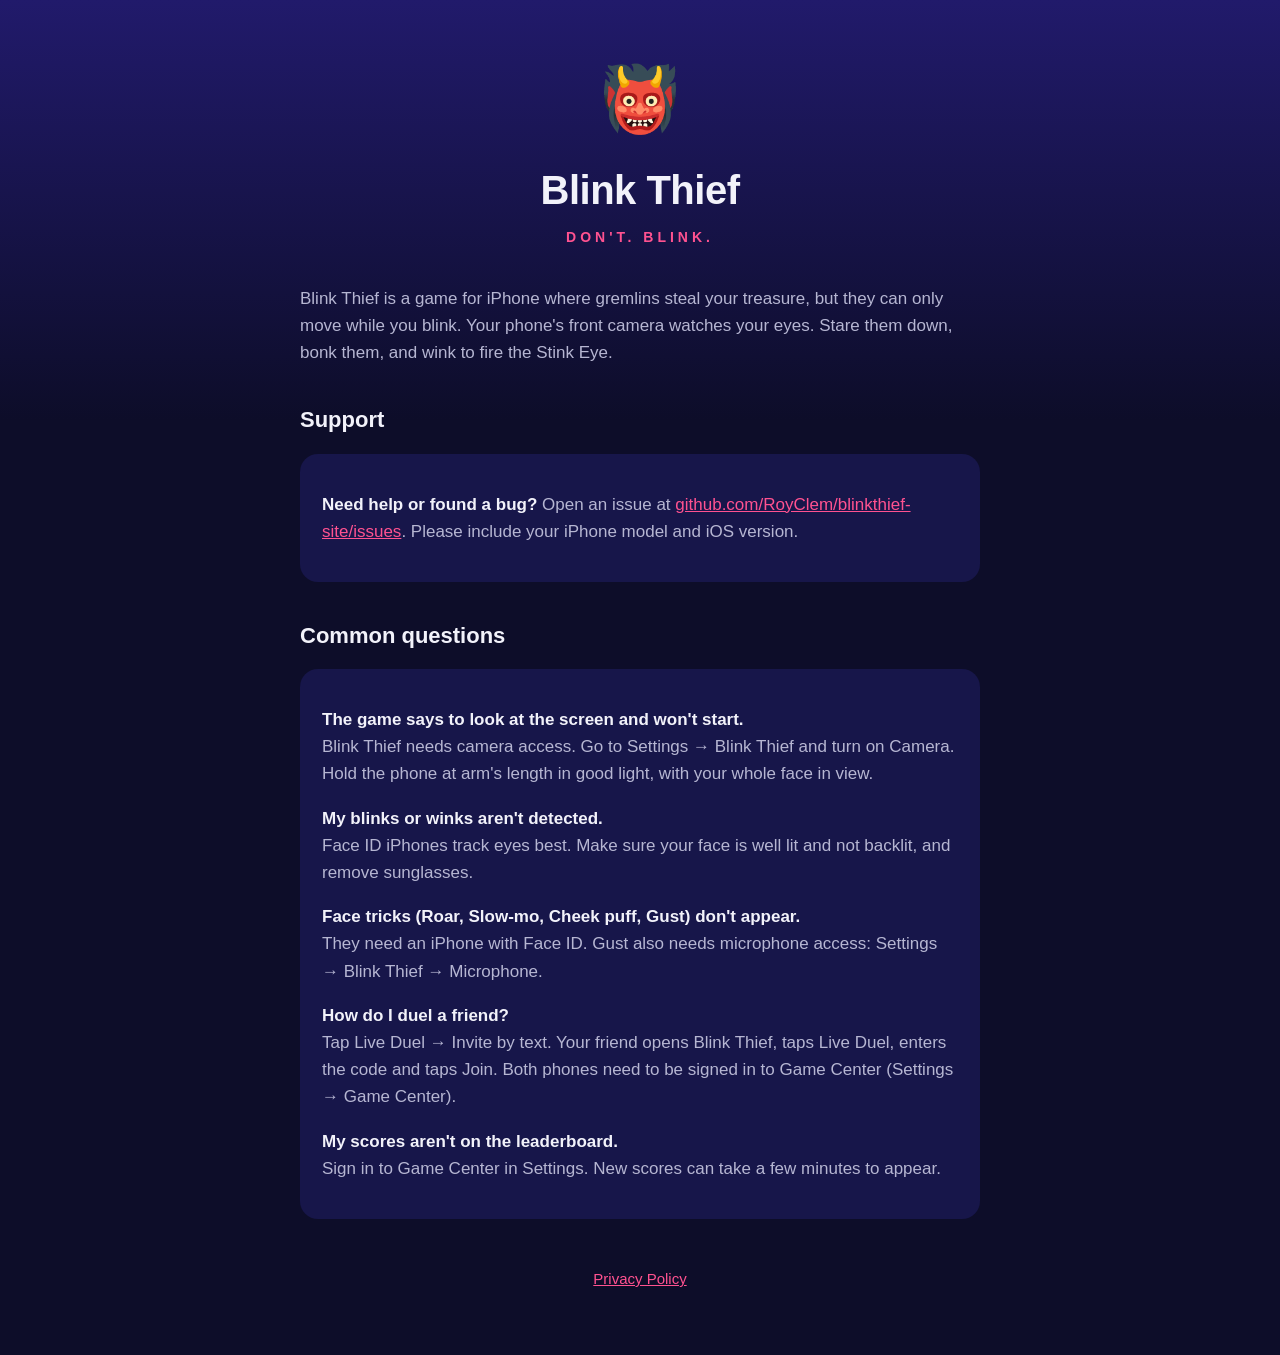
<file: index.html>
<!doctype html>
<html lang="en">
<head>
<meta charset="utf-8">
<meta name="viewport" content="width=device-width, initial-scale=1">
<title>Blink Thief – Support</title>
<link rel="stylesheet" href="style.css">
</head>
<body>
<main>
<header>
  <div class="logo">👹</div>
  <h1>Blink Thief</h1>
  <div class="tag">DON'T. BLINK.</div>
</header>

<p>Blink Thief is a game for iPhone where gremlins steal your treasure, but they can only move while you blink.
Your phone's front camera watches your eyes. Stare them down, bonk them, and wink to fire the Stink Eye.</p>

<h2>Support</h2>
<div class="card">
  <p><strong>Need help or found a bug?</strong> Open an issue at
  <a href="https://github.com/RoyClem/blinkthief-site/issues">github.com/RoyClem/blinkthief-site/issues</a>.
  Please include your iPhone model and iOS version.</p>
</div>

<h2>Common questions</h2>
<div class="card">
  <p><strong>The game says to look at the screen and won't start.</strong><br>
  Blink Thief needs camera access. Go to Settings → Blink Thief and turn on Camera. Hold the phone at arm's length in good light, with your whole face in view.</p>
  <p><strong>My blinks or winks aren't detected.</strong><br>
  Face ID iPhones track eyes best. Make sure your face is well lit and not backlit, and remove sunglasses.</p>
  <p><strong>Face tricks (Roar, Slow-mo, Cheek puff, Gust) don't appear.</strong><br>
  They need an iPhone with Face ID. Gust also needs microphone access: Settings → Blink Thief → Microphone.</p>
  <p><strong>How do I duel a friend?</strong><br>
  Tap Live Duel → Invite by text. Your friend opens Blink Thief, taps Live Duel, enters the code and taps Join. Both phones need to be signed in to Game Center (Settings → Game Center).</p>
  <p><strong>My scores aren't on the leaderboard.</strong><br>
  Sign in to Game Center in Settings. New scores can take a few minutes to appear.</p>
</div>

<nav><a href="privacy.html">Privacy Policy</a></nav>
</main>
</body>
</html>
</file>
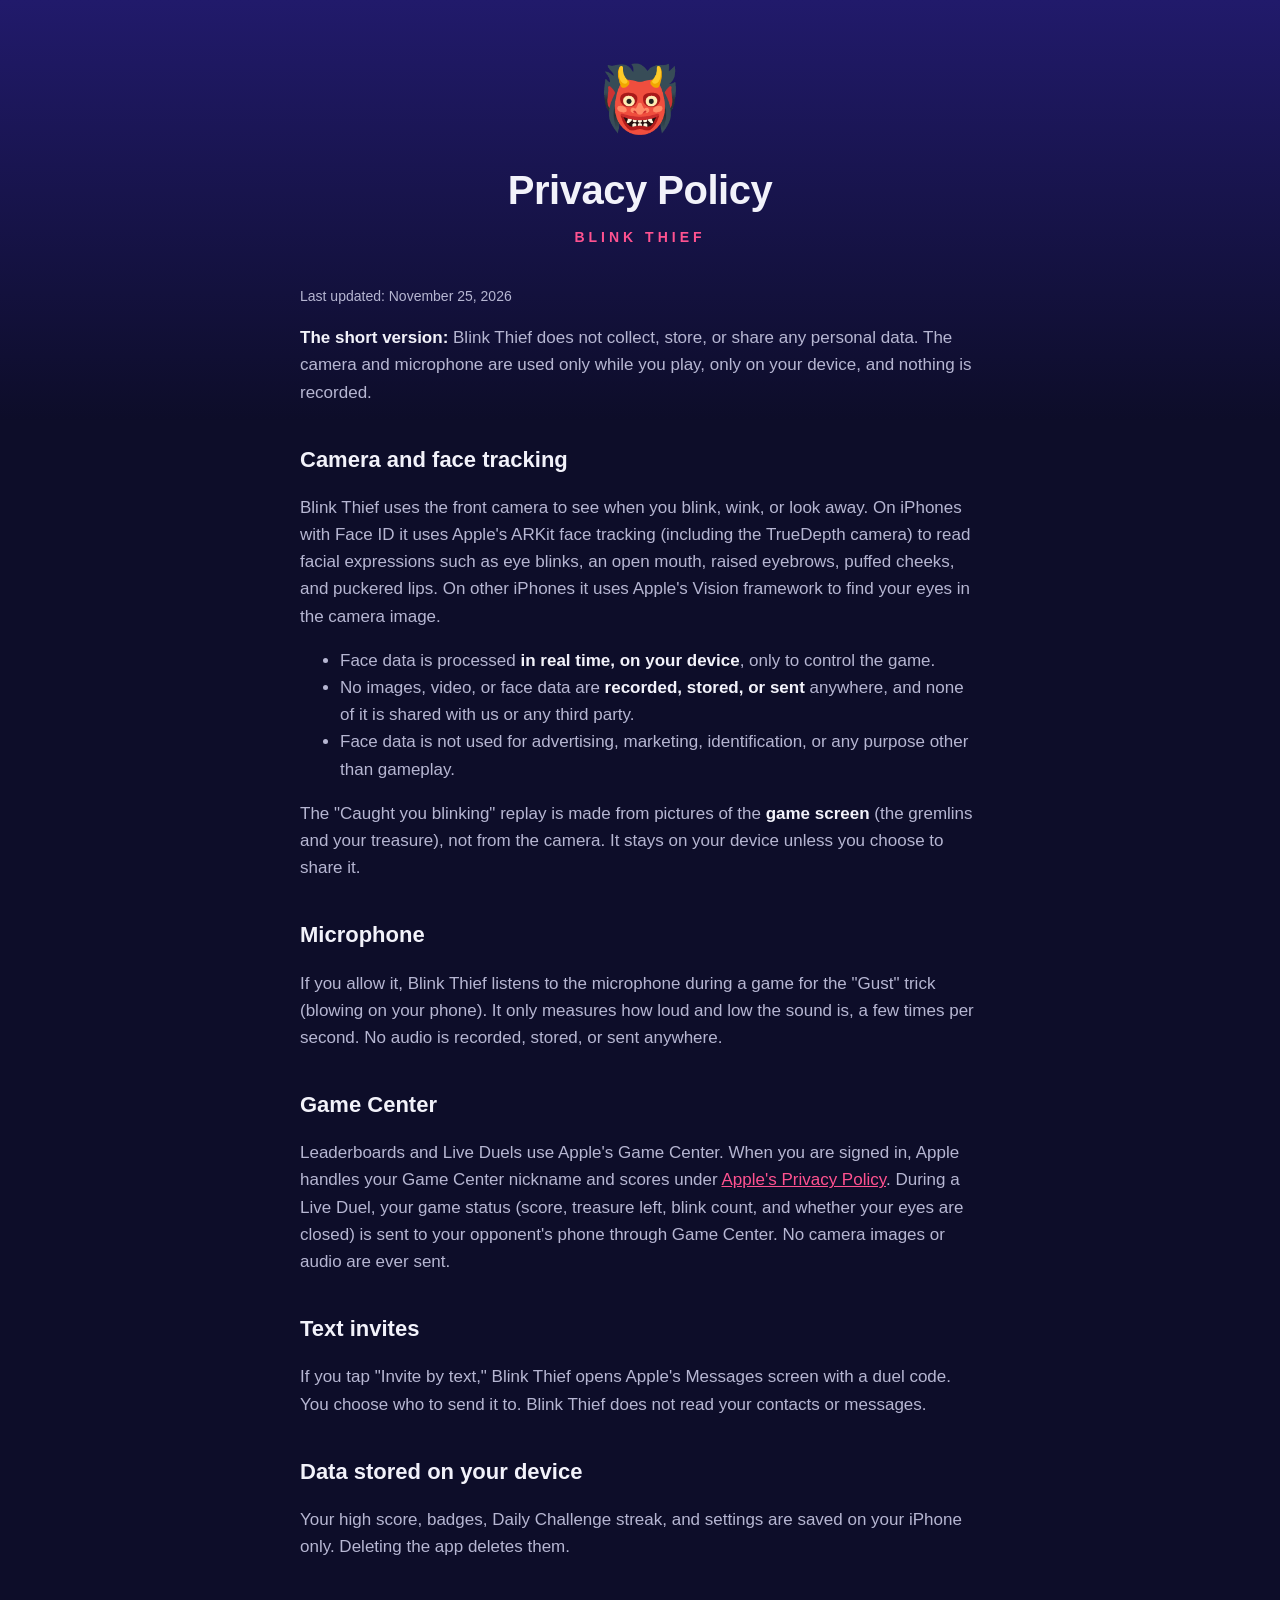
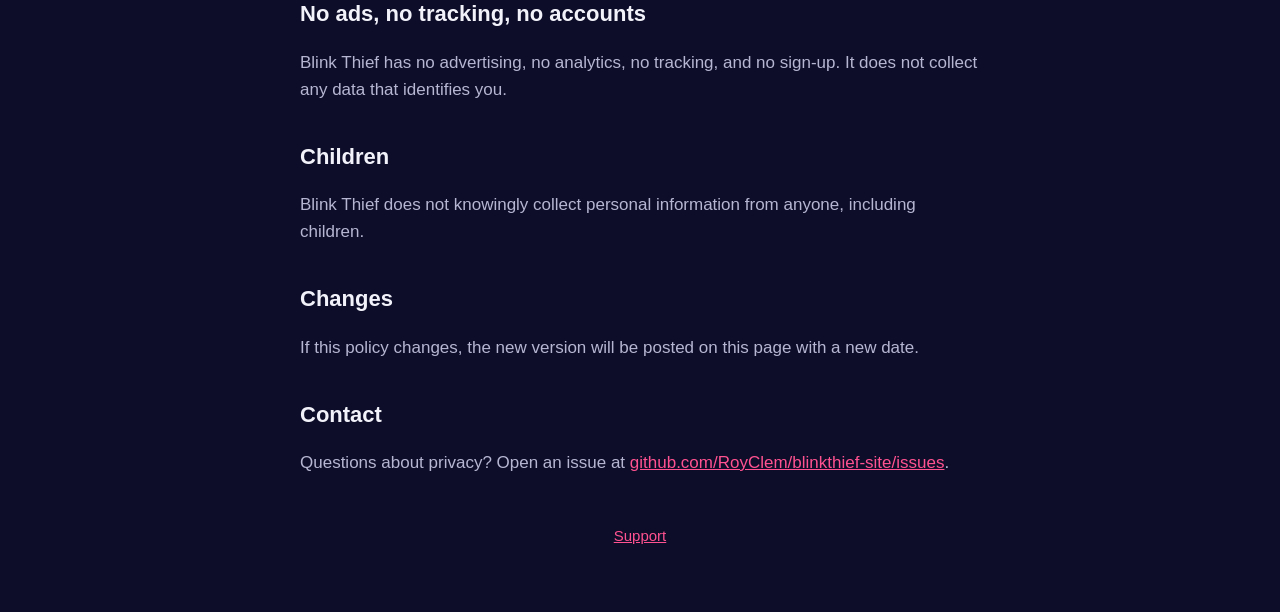
<file: privacy.html>
<!doctype html>
<html lang="en">
<head>
<meta charset="utf-8">
<meta name="viewport" content="width=device-width, initial-scale=1">
<title>Blink Thief – Privacy Policy</title>
<link rel="stylesheet" href="style.css">
</head>
<body>
<main>
<header>
  <div class="logo">👹</div>
  <h1>Privacy Policy</h1>
  <div class="tag">BLINK THIEF</div>
</header>

<p class="small">Last updated: November 25, 2026</p>

<p><strong>The short version:</strong> Blink Thief does not collect, store, or share any personal data.
The camera and microphone are used only while you play, only on your device, and nothing is recorded.</p>

<h2>Camera and face tracking</h2>
<p>Blink Thief uses the front camera to see when you blink, wink, or look away. On iPhones with Face ID it uses
Apple's ARKit face tracking (including the TrueDepth camera) to read facial expressions such as eye blinks,
an open mouth, raised eyebrows, puffed cheeks, and puckered lips. On other iPhones it uses Apple's Vision framework
to find your eyes in the camera image.</p>
<ul>
  <li>Face data is processed <strong>in real time, on your device</strong>, only to control the game.</li>
  <li>No images, video, or face data are <strong>recorded, stored, or sent</strong> anywhere, and none of it is shared with us or any third party.</li>
  <li>Face data is not used for advertising, marketing, identification, or any purpose other than gameplay.</li>
</ul>
<p>The "Caught you blinking" replay is made from pictures of the <strong>game screen</strong> (the gremlins and your treasure), not from the camera.
It stays on your device unless you choose to share it.</p>

<h2>Microphone</h2>
<p>If you allow it, Blink Thief listens to the microphone during a game for the "Gust" trick (blowing on your phone).
It only measures how loud and low the sound is, a few times per second. No audio is recorded, stored, or sent anywhere.</p>

<h2>Game Center</h2>
<p>Leaderboards and Live Duels use Apple's Game Center. When you are signed in, Apple handles your Game Center
nickname and scores under <a href="https://www.apple.com/legal/privacy/">Apple's Privacy Policy</a>.
During a Live Duel, your game status (score, treasure left, blink count, and whether your eyes are closed) is sent
to your opponent's phone through Game Center. No camera images or audio are ever sent.</p>

<h2>Text invites</h2>
<p>If you tap "Invite by text," Blink Thief opens Apple's Messages screen with a duel code. You choose who to send it to.
Blink Thief does not read your contacts or messages.</p>

<h2>Data stored on your device</h2>
<p>Your high score, badges, Daily Challenge streak, and settings are saved on your iPhone only. Deleting the app deletes them.</p>

<h2>No ads, no tracking, no accounts</h2>
<p>Blink Thief has no advertising, no analytics, no tracking, and no sign-up. It does not collect any data that identifies you.</p>

<h2>Children</h2>
<p>Blink Thief does not knowingly collect personal information from anyone, including children.</p>

<h2>Changes</h2>
<p>If this policy changes, the new version will be posted on this page with a new date.</p>

<h2>Contact</h2>
<p>Questions about privacy? Open an issue at
<a href="https://github.com/RoyClem/blinkthief-site/issues">github.com/RoyClem/blinkthief-site/issues</a>.</p>

<nav><a href="index.html">Support</a></nav>
</main>
</body>
</html>
</file>
<file: style.css>
:root { --bg: #0d0d29; --card: #17164a; --pink: #ff5290; --text: #f2f2fa; --muted: #b6b6d2; }
* { box-sizing: border-box; }
body { margin: 0; background: linear-gradient(#211a6b, var(--bg) 420px); color: var(--text);
  font: 17px/1.6 -apple-system, BlinkMacSystemFont, "Segoe UI", Roboto, sans-serif; }
main { max-width: 720px; margin: 0 auto; padding: 48px 20px 64px; }
header { text-align: center; margin-bottom: 36px; }
.logo { font-size: 64px; }
h1 { font-size: 40px; margin: 8px 0 4px; letter-spacing: -0.5px; }
.tag { color: var(--pink); font-weight: 800; letter-spacing: 4px; font-size: 14px; }
h2 { font-size: 22px; margin: 36px 0 8px; }
p, li { color: var(--muted); }
strong { color: var(--text); }
a { color: var(--pink); }
.card { background: var(--card); border-radius: 18px; padding: 20px 22px; margin: 16px 0; }
nav { text-align: center; margin-top: 48px; font-size: 15px; }
nav a { margin: 0 10px; }
.small { font-size: 14px; }
</file>
